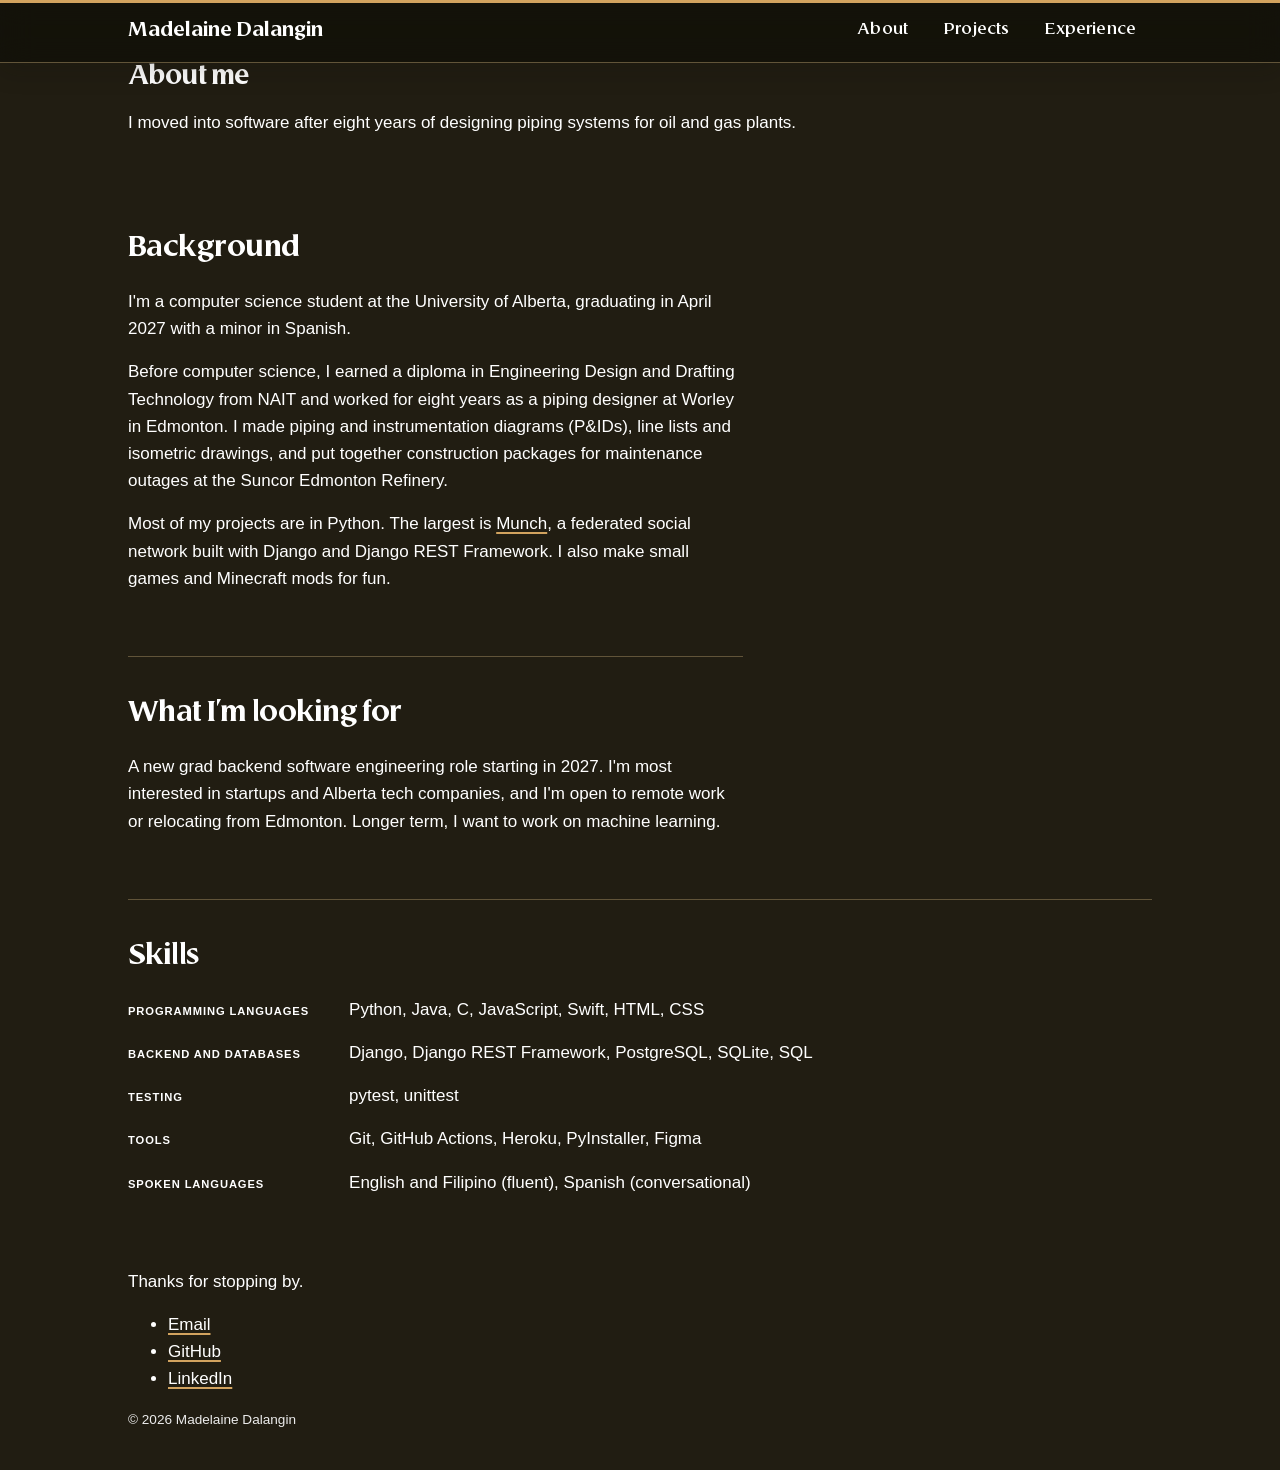
<file: about.html>
<!DOCTYPE html>
<html lang="en">

<head>
  <meta charset="utf-8">
  <meta name="viewport" content="width=device-width, initial-scale=1">
  <title>About | Madelaine Dalangin</title>
  <meta name="description"
    content="About Madelaine Dalangin: computer science student, former piping designer, looking for a new grad backend role in 2027.">
  <link rel="icon" href="favicon.svg" type="image/svg+xml">

  <!-- Fonts. Familjen Grotesk is the free fallback until ABC Oracle files are
       added. Departure Mono and ABC Oracle are self-hosted: see css/style.css, section 1. -->
  <link rel="preconnect" href="https://fonts.googleapis.com">
  <link rel="preconnect" href="https://fonts.gstatic.com" crossorigin>
  <link rel="stylesheet" href="https://fonts.googleapis.com/css2?family=Familjen+Grotesk:wght@400..700&display=swap">

  <link rel="stylesheet" href="css/style.css">
</head>

<body>
  <a class="skip-link" href="#main">Skip to main content</a>

  <!-- SHARED HEADER: identical on all four pages, except which link has aria-current="page".
       On the home page the name link is the current one. -->
  <header class="site-header">
    <nav class="site-nav" aria-label="Main">
      <a class="site-nav__brand" href="index.html">Madelaine Dalangin</a>
      <ul class="site-nav__list">
        <li><a class="site-nav__link" href="about.html" aria-current="page">About</a></li>
        <li><a class="site-nav__link" href="projects.html">Projects</a></li>
        <li><a class="site-nav__link" href="experience.html">Experience</a></li>
      </ul>
    </nav>
  </header>
  <!-- END SHARED HEADER -->

  <main id="main" class="container">

    <section class="page-intro" aria-labelledby="page-title">
      <h1 id="page-title">About me</h1>
      <p class="page-intro__lead">
        I moved into software after eight years of designing piping systems for
        oil and gas plants.
      </p>
    </section>

    <!-- TODO(M): this text is a starting draft. Rewrite it in your own words. -->
    <section class="section prose" aria-labelledby="background-title">
      <h2 id="background-title" class="section__title">Background</h2>
      <p>
        I'm a computer science student at the University of Alberta, graduating in
        April 2027 with a minor in Spanish.
      </p>
      <p>
        Before computer science, I earned a diploma in Engineering Design and
        Drafting Technology from NAIT and worked for eight years as a piping designer
        at Worley in Edmonton. I made piping and instrumentation diagrams (P&amp;IDs),
        line lists and isometric drawings, and put together construction packages for
        maintenance outages at the Suncor Edmonton Refinery.
        <!-- TODO(M): add a sentence about what that work taught you -->
      </p>
      <p>
        Most of my projects are in Python. The largest is
        <a href="projects.html">Munch</a>, a federated social network built with
        Django and Django REST Framework. I also make small games and Minecraft mods
        for fun.
      </p>
    </section>

    <section class="section prose" aria-labelledby="looking-title">
      <h2 id="looking-title" class="section__title">What I'm looking for</h2>
      <p>
        A new grad backend software engineering role starting in 2027. I'm most
        interested in startups and Alberta tech companies, and I'm open to remote
        work or relocating from Edmonton. Longer term, I want to work on machine
        learning.
      </p>
    </section>

    <!-- TODO(M): keep only skills you are comfortable talking about in an interview -->
    <section class="section" aria-labelledby="skills-title">
      <h2 id="skills-title" class="section__title">Skills</h2>
      <dl class="skill-list">
        <dt>Programming languages</dt>
        <dd>Python, Java, C, JavaScript, Swift, HTML, CSS</dd>

        <dt>Backend and databases</dt>
        <dd>Django, Django REST Framework, PostgreSQL, SQLite, SQL</dd>

        <dt>Testing</dt>
        <dd>pytest, unittest</dd>

        <dt>Tools</dt>
        <dd>Git, GitHub Actions, Heroku, PyInstaller, Figma</dd>

        <dt>Spoken languages</dt>
        <dd>English and Filipino (fluent), Spanish (conversational)</dd>
      </dl>
    </section>

  </main>

  <!-- SHARED FOOTER: identical on all four pages -->
  <footer class="site-footer container">
    <p class="site-footer__message">Thanks for stopping by.</p>
    <ul class="site-footer__links">
      <li><a href="mailto:madelainedalangin@protonmail.com">Email</a></li>
      <li><a href="https://github.com/madelainedalangin">GitHub</a></li>
      <!-- TODO(M): add your LinkedIn profile URL, then remove the comment markers around the next line -->
      <li><a href="https://www.linkedin.com/in/madelainedalangin">LinkedIn</a></li>
    </ul>
    <p class="site-footer__copyright">&copy; 2026 Madelaine Dalangin</p>
  </footer>
  <!-- END SHARED FOOTER -->
</body>

</html>
</file>
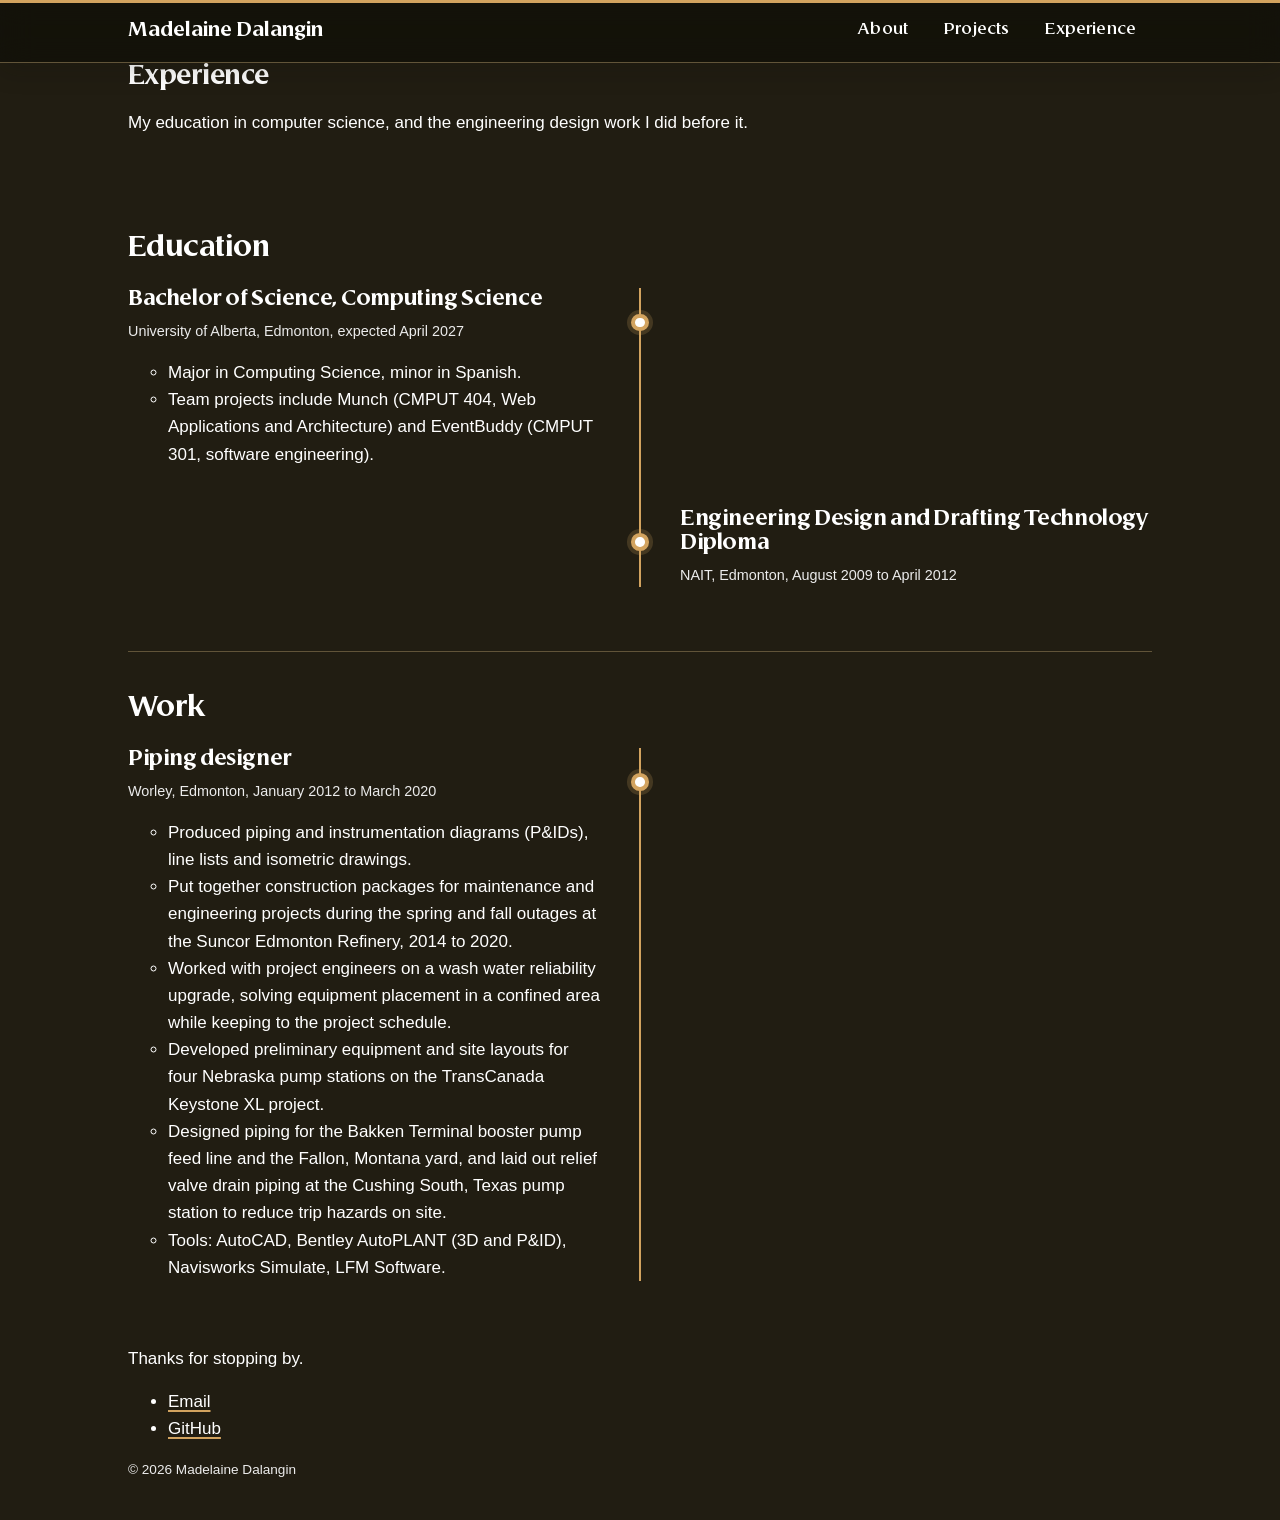
<file: experience.html>
<!DOCTYPE html>
<html lang="en">

<head>
  <meta charset="utf-8">
  <meta name="viewport" content="width=device-width, initial-scale=1">
  <title>Experience | Madelaine Dalangin</title>
  <meta name="description" content="Education and work experience of Madelaine Dalangin.">
  <link rel="icon" href="favicon.svg" type="image/svg+xml">

  <!-- Fonts. Familjen Grotesk is the free fallback until ABC Oracle files are
       added. Departure Mono and ABC Oracle are self-hosted: see css/style.css, section 1. -->
  <link rel="preconnect" href="https://fonts.googleapis.com">
  <link rel="preconnect" href="https://fonts.gstatic.com" crossorigin>
  <link rel="stylesheet" href="https://fonts.googleapis.com/css2?family=Familjen+Grotesk:wght@400..700&display=swap">

  <link rel="stylesheet" href="css/style.css">
</head>

<body>
  <a class="skip-link" href="#main">Skip to main content</a>

  <!-- SHARED HEADER: identical on all four pages, except which link has aria-current="page".
       On the home page the name link is the current one. -->
  <header class="site-header">
    <nav class="site-nav" aria-label="Main">
      <a class="site-nav__brand" href="index.html">Madelaine Dalangin</a>
      <ul class="site-nav__list">
        <li><a class="site-nav__link" href="about.html">About</a></li>
        <li><a class="site-nav__link" href="projects.html">Projects</a></li>
        <li><a class="site-nav__link" href="experience.html" aria-current="page">Experience</a></li>
      </ul>
    </nav>
  </header>
  <!-- END SHARED HEADER -->

  <main id="main" class="container">

    <section class="page-intro" aria-labelledby="page-title">
      <h1 id="page-title">Experience</h1>
      <p class="page-intro__lead">
        My education in computer science, and the engineering design work I did
        before it.
      </p>
    </section>

    <section class="section" aria-labelledby="education-title">
      <h2 id="education-title" class="section__title">Education</h2>
      <ol class="timeline">
        <li class="timeline__item">
          <h3 class="timeline__title">Bachelor of Science, Computing Science</h3>
          <p class="timeline__meta">University of Alberta, Edmonton, expected April 2027</p>
          <ul>
            <li>Major in Computing Science, minor in Spanish.</li>
            <li>Team projects include Munch (CMPUT 404, Web Applications and Architecture) and EventBuddy (CMPUT 301,
              software engineering).</li>
          </ul>
        </li>
        <li class="timeline__item">
          <h3 class="timeline__title">Engineering Design and Drafting Technology Diploma</h3>
          <p class="timeline__meta">NAIT, Edmonton, August 2009 to April 2012</p>
        </li>
      </ol>
    </section>

    <section class="section" aria-labelledby="work-title">
      <h2 id="work-title" class="section__title">Work</h2>
      <ol class="timeline">
        <li class="timeline__item">
          <h3 class="timeline__title">Piping designer</h3>
          <p class="timeline__meta">Worley, Edmonton, January 2012 to March 2020</p>
          <ul>
            <li>Produced piping and instrumentation diagrams (P&amp;IDs), line lists and isometric drawings.</li>
            <li>Put together construction packages for maintenance and engineering projects during the spring and fall
              outages at the Suncor Edmonton Refinery, 2014 to 2020.</li>
            <li>Worked with project engineers on a wash water reliability upgrade, solving equipment placement in a
              confined area while keeping to the project schedule.</li>
            <li>Developed preliminary equipment and site layouts for four Nebraska pump stations on the TransCanada
              Keystone XL project.</li>
            <li>Designed piping for the Bakken Terminal booster pump feed line and the Fallon, Montana yard, and laid
              out relief valve drain piping at the Cushing South, Texas pump station to reduce trip hazards on site.
            </li>
            <li>Tools: AutoCAD, Bentley AutoPLANT (3D and P&amp;ID), Navisworks Simulate, LFM Software.</li>
          </ul>
        </li>
      </ol>
    </section>

  </main>

  <!-- SHARED FOOTER: identical on all four pages -->
  <footer class="site-footer container">
    <p class="site-footer__message">Thanks for stopping by.</p>
    <ul class="site-footer__links">
      <li><a href="mailto:madelainedalangin@protonmail.com">Email</a></li>
      <li><a href="https://github.com/madelainedalangin">GitHub</a></li>
      <!-- TODO(M): add your LinkedIn profile URL, then remove the comment markers around the next line -->
      <!-- <li><a href="https://www.linkedin.com/in/YOUR-NAME">LinkedIn</a></li> -->
    </ul>
    <p class="site-footer__copyright">&copy; 2026 Madelaine Dalangin</p>
  </footer>
  <!-- END SHARED FOOTER -->
</body>

</html>
</file>
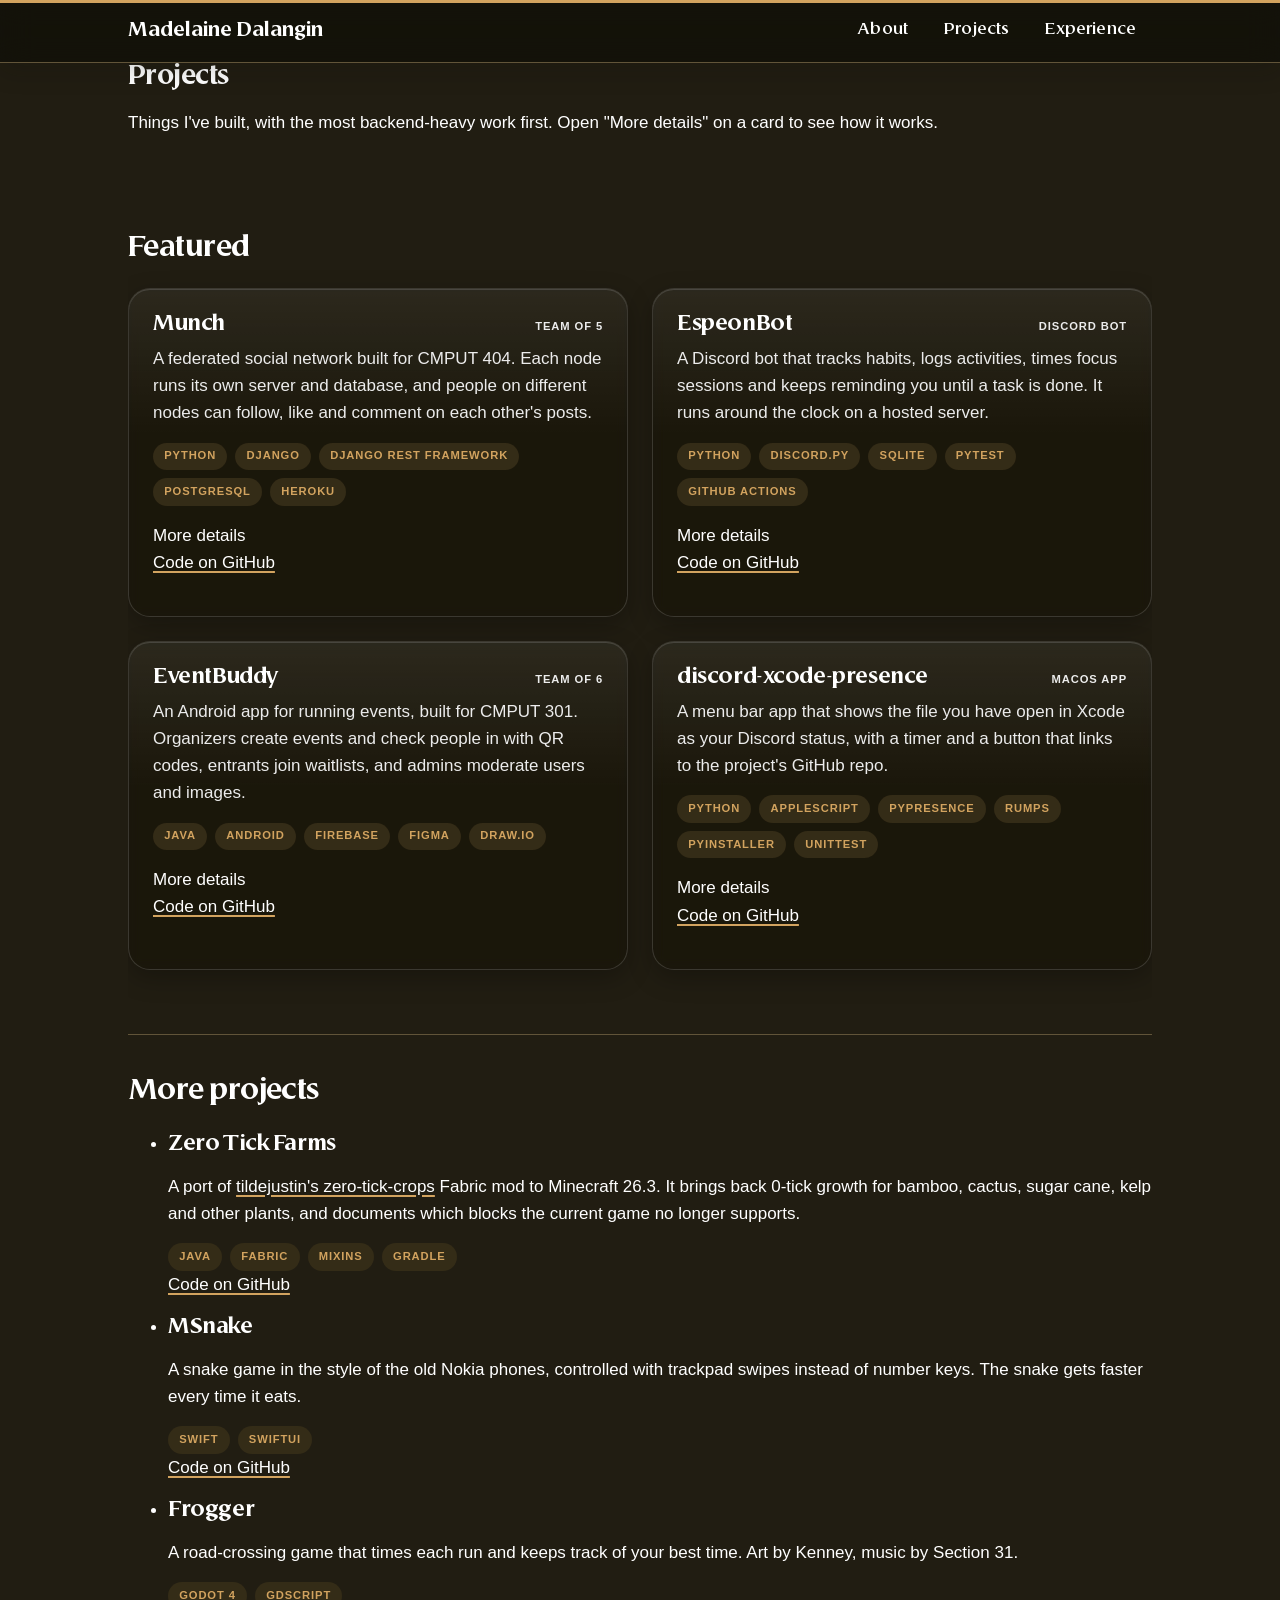
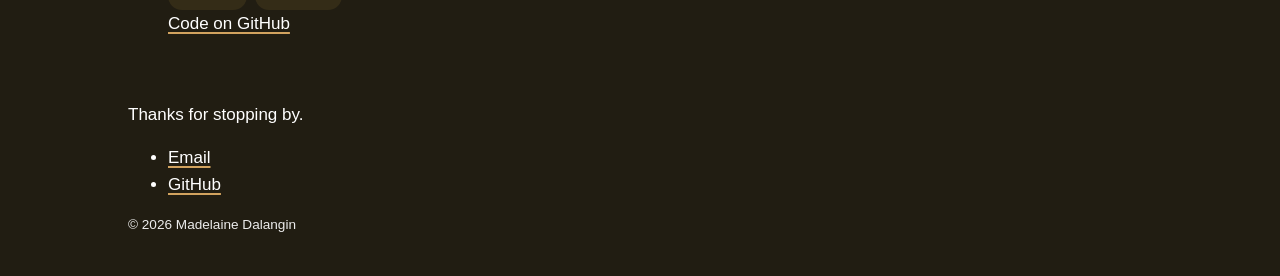
<file: projects.html>
<!DOCTYPE html>
<html lang="en">

<head>
  <meta charset="utf-8">
  <meta name="viewport" content="width=device-width, initial-scale=1">
  <title>Projects | Madelaine Dalangin</title>
  <meta name="description"
    content="Projects by Madelaine Dalangin: Munch, EspeonBot, EventBuddy, discord-xcode-presence and more.">
  <link rel="icon" href="favicon.svg" type="image/svg+xml">

  <!-- Fonts. Familjen Grotesk is the free fallback until ABC Oracle files are
       added. Departure Mono and ABC Oracle are self-hosted: see css/style.css, section 1. -->
  <link rel="preconnect" href="https://fonts.googleapis.com">
  <link rel="preconnect" href="https://fonts.gstatic.com" crossorigin>
  <link rel="stylesheet" href="https://fonts.googleapis.com/css2?family=Familjen+Grotesk:wght@400..700&display=swap">

  <link rel="stylesheet" href="css/style.css">
</head>

<body>
  <a class="skip-link" href="#main">Skip to main content</a>

  <!-- SHARED HEADER: identical on all four pages, except which link has aria-current="page".
       On the home page the name link is the current one. -->
  <header class="site-header">
    <nav class="site-nav" aria-label="Main">
      <a class="site-nav__brand" href="index.html">Madelaine Dalangin</a>
      <ul class="site-nav__list">
        <li><a class="site-nav__link" href="about.html">About</a></li>
        <li><a class="site-nav__link" href="projects.html" aria-current="page">Projects</a></li>
        <li><a class="site-nav__link" href="experience.html">Experience</a></li>
      </ul>
    </nav>
  </header>
  <!-- END SHARED HEADER -->

  <main id="main" class="container">

    <section class="page-intro" aria-labelledby="page-title">
      <h1 id="page-title">Projects</h1>
      <p class="page-intro__lead">
        Things I've built, with the most backend-heavy work first. Open
        "More details" on a card to see how it works.
      </p>
    </section>

    <!-- ================= FEATURED: glass cards, two per row at most ================= -->
    <section class="section" aria-labelledby="featured-title">
      <h2 id="featured-title" class="section__title">Featured</h2>

      <div class="card-grid">

        <!-- MUNCH. Same card as on index.html. If you edit one, edit both. -->
        <article class="panel card">
          <div class="card__header">
            <h3 class="card__title">Munch</h3>
            <p class="card__label">team of 5</p>
          </div>
          <p class="card__summary">
            A federated social network built for CMPUT 404. Each node runs its own
            server and database, and people on different nodes can follow, like and
            comment on each other's posts.
          </p>
          <ul class="tag-list" aria-label="Built with">
            <li class="tag">Python</li>
            <li class="tag">Django</li>
            <li class="tag">Django REST Framework</li>
            <li class="tag">PostgreSQL</li>
            <li class="tag">Heroku</li>
          </ul>
          <details class="card__details">
            <summary>More details</summary>
            <ul>
              <li>Nodes share posts, likes, comments and follow requests by sending them to each other's inbox
                endpoints.</li>
              <li>Nodes authenticate to each other with HTTP Basic Auth, and our node federated with other teams' nodes.
              </li>
              <li>Posts can be public, friends-only or unlisted, and visibility rules hold across nodes.</li>
              <li>113+ tests cover the user stories at the API and model level.</li>
              <li>My role: full-stack developer. I worked on the backend API and data models, and built the HTML and CSS
                pages that present the server's data.</li>
            </ul>
          </details>
          <p class="card__links">
            <a href="https://github.com/madelainedalangin/Munch">Code on GitHub<span class="visually-hidden">:
                Munch</span></a>
          </p>
        </article>

        <!-- ESPEONBOT -->
        <article class="panel card">
          <div class="card__header">
            <h3 class="card__title">EspeonBot</h3>
            <p class="card__label">Discord bot</p>
          </div>
          <p class="card__summary">
            A Discord bot that tracks habits, logs activities, times focus sessions
            and keeps reminding you until a task is done. It runs around the clock
            on a hosted server.
          </p>
          <ul class="tag-list" aria-label="Built with">
            <li class="tag">Python</li>
            <li class="tag">discord.py</li>
            <li class="tag">SQLite</li>
            <li class="tag">pytest</li>
            <li class="tag">GitHub Actions</li>
          </ul>
          <details class="card__details">
            <summary>More details</summary>
            <ul>
              <li>More than 20 commands, organized into cogs for tracking, logging, focus sessions and skips.</li>
              <li>A scheduled reminder loop that respects each user's preferred reminder hour, with snooze.</li>
              <li>Records are keyed on a composite user ID, so people in a shared server cannot overwrite each other's
                data.</li>
              <li>A duration parser that accepts combined units such as 1h30mi or 2w3d.</li>
              <li>Logs skipped activities and replies with a roast, with a separate set of roasts for skipped lectures.
              </li>
              <li>Tests for the database, commands and helpers run automatically with GitHub Actions.</li>
            </ul>
          </details>
          <p class="card__links">
            <!-- TODO(M): check this link matches your repo name -->
            <a href="https://github.com/madelainedalangin/EspeonBot">Code on GitHub<span class="visually-hidden">:
                EspeonBot</span></a>
          </p>
        </article>

        <!-- EVENTBUDDY -->
        <article class="panel card">
          <div class="card__header">
            <h3 class="card__title">EventBuddy</h3>
            <p class="card__label">team of 6</p>
          </div>
          <p class="card__summary">
            An Android app for running events, built for CMPUT 301. Organizers create
            events and check people in with QR codes, entrants join waitlists, and
            admins moderate users and images.
          </p>
          <ul class="tag-list" aria-label="Built with">
            <li class="tag">Java</li>
            <li class="tag">Android</li>
            <li class="tag">Firebase</li>
            <li class="tag">Figma</li>
            <li class="tag">draw.io</li>
          </ul>
          <details class="card__details">
            <summary>More details</summary>
            <ul>
              <li>Push notifications go through Firebase Cloud Messaging, sent by a small Node.js and Express service.
              </li>
              <li>QR code generation and scanning, plus a map with a marker for each person on an event's waitlist.</li>
              <li>Admin tools to browse and remove users, images, QR codes and facilities.</li>
              <li>Planned with UML class diagrams, CRC cards and UI prototypes. Unit tests run automatically with GitHub
                Actions.</li>
              <li>My role: Android developer. I designed the interface and system diagrams in Figma and draw.io,
                implemented model classes and UI components in Java, and wrote the project documentation and meeting
                notes.</li>
            </ul>
          </details>
          <p class="card__links">
            <!-- TODO(M): check that this repo is public, or remove the link -->
            <a href="https://github.com/CMPUT301F24trojan1/trojan1-eventbuddy">Code on GitHub<span
                class="visually-hidden">: EventBuddy</span></a>
          </p>
        </article>

        <!-- DISCORD-XCODE-PRESENCE -->
        <article class="panel card">
          <div class="card__header">
            <h3 class="card__title">discord-xcode-presence</h3>
            <p class="card__label">macOS app</p>
          </div>
          <p class="card__summary">
            A menu bar app that shows the file you have open in Xcode as your Discord
            status, with a timer and a button that links to the project's GitHub repo.
          </p>
          <ul class="tag-list" aria-label="Built with">
            <li class="tag">Python</li>
            <li class="tag">AppleScript</li>
            <li class="tag">pypresence</li>
            <li class="tag">rumps</li>
            <li class="tag">PyInstaller</li>
            <li class="tag">unittest</li>
          </ul>
          <details class="card__details">
            <summary>More details</summary>
            <ul>
              <li>Asks Xcode for the active source file every 5 seconds through AppleScript.</li>
              <li>Converts SSH git remotes into clean HTTPS links to meet Discord's rules for button links, so a token
                stored in the remote is never shown.</li>
              <li>Runs the presence loop on a background thread with automatic reconnection.</li>
              <li>unittest suites mock subprocess, IPC and network calls, and run in GitHub Actions.</li>
            </ul>
          </details>
          <p class="card__links">
            <a href="https://github.com/madelainedalangin/discord-xcode-presence">Code on GitHub<span
                class="visually-hidden">: discord-xcode-presence</span></a>
          </p>
        </article>

      </div>
    </section>

    <!-- ================= MORE PROJECTS: plain list, no cards ================= -->
    <section class="section" aria-labelledby="more-title">
      <h2 id="more-title" class="section__title">More projects</h2>

      <ul class="project-list">

        <li class="project-list__item">
          <h3 class="project-list__title">Zero Tick Farms</h3>
          <p class="project-list__summary">
            A port of <a href="https://github.com/tildejustin/zero-tick-crops">tildejustin's zero-tick-crops</a>
            Fabric mod to Minecraft 26.3. It brings back 0-tick growth for bamboo,
            cactus, sugar cane, kelp and other plants, and documents which blocks the
            current game no longer supports.
          </p>
          <ul class="tag-list" aria-label="Built with">
            <li class="tag">Java</li>
            <li class="tag">Fabric</li>
            <li class="tag">Mixins</li>
            <li class="tag">Gradle</li>
          </ul>
          <p class="project-list__links">
            <a href="https://github.com/madelainedalangin/zero-tick-farms">Code on GitHub<span class="visually-hidden">:
                Zero Tick Farms</span></a>
          </p>
        </li>

        <li class="project-list__item">
          <h3 class="project-list__title">MSnake</h3>
          <p class="project-list__summary">
            A snake game in the style of the old Nokia phones, controlled with
            trackpad swipes instead of number keys. The snake gets faster every time
            it eats.
          </p>
          <ul class="tag-list" aria-label="Built with">
            <li class="tag">Swift</li>
            <li class="tag">SwiftUI</li>
          </ul>
          <p class="project-list__links">
            <!-- TODO(M): check this link matches your repo name -->
            <a href="https://github.com/madelainedalangin/MSnake">Code on GitHub<span class="visually-hidden">:
                MSnake</span></a>
          </p>
        </li>

        <li class="project-list__item">
          <h3 class="project-list__title">Frogger</h3>
          <p class="project-list__summary">
            A road-crossing game that times each run and keeps track of your best
            time. Art by Kenney, music by Section 31.
          </p>
          <ul class="tag-list" aria-label="Built with">
            <li class="tag">Godot 4</li>
            <li class="tag">GDScript</li>
          </ul>
          <p class="project-list__links">
            <!-- TODO(M): check this link matches your repo name -->
            <a href="https://github.com/madelainedalangin/frogger">Code on GitHub<span class="visually-hidden">:
                Frogger</span></a>
          </p>
        </li>

        <!-- WikiBot (CMPUT 461) is left out on purpose. Add it after the course
             ends and you have checked the course policy on posting code. -->

      </ul>
    </section>

  </main>

  <!-- SHARED FOOTER: identical on all four pages -->
  <footer class="site-footer container">
    <p class="site-footer__message">Thanks for stopping by.</p>
    <ul class="site-footer__links">
      <li><a href="mailto:madelainedalangin@protonmail.com">Email</a></li>
      <li><a href="https://github.com/madelainedalangin">GitHub</a></li>
      <!-- TODO(M): add your LinkedIn profile URL, then remove the comment markers around the next line -->
      <!-- <li><a href="https://www.linkedin.com/in/YOUR-NAME">LinkedIn</a></li> -->
    </ul>
    <p class="site-footer__copyright">&copy; 2026 Madelaine Dalangin</p>
  </footer>
  <!-- END SHARED FOOTER -->
</body>

</html>
</file>
<file: css/style.css>
/* ==========================================================================
   style.css for madelainedalangin.com

   TABLE OF CONTENTS
   1. Design tokens
   2. Base
   3. Layout
   4. Glass panel
   5. Site header and navigation
   6. Buttons
   7. Background photo and hero (the typing line)
   8. Featured project cards
   9. Labels, tags and badges
   10. Small project cards
   11. About section
   12. Experience timeline
   13. Contact card and footer
   14. Accessibility helpers
   15. Fallbacks
   16. Motion
   ========================================================================== */


/* == 1. Design tokens == */

:root {
  --color-accent: #d2a35f;
  --color-accent-strong: #a5864e;
  --color-accent-tint: rgb(210 163 95 / 0.2);
  --color-on-accent: #211d12;
  --color-ink: #ffffff;
  --color-ink-soft: #ececec;
  --color-rule: #615439;
  --color-hover: rgb(236 236 236 / 0.1);
  --color-surface: rgb(15 14 9 / 0.45);
  --color-tag-fill: #342c17;
  --color-badge-fill: #403728;

  --color-page: #211d12;
  --photo-blur: 12px;

  --glass-fill: rgb(15 14 9 / 0.38);
  --glass-fill-solid: rgb(15 14 9 / 0.85);
  --glass-fill-hover: rgb(15 14 9 / 0.55);
  --header-fill: rgb(15 14 9 / 0.72);
  --glass-border: rgb(236 236 236 / 0.16);
  --glass-shine: rgb(255 255 255 / 0.08);
  --glass-shadow:
    inset 0 1px 0 rgb(255 255 255 / 0.14),
    0 8px 24px rgb(0 0 0 / 0.25);

  --button-fill: rgb(236 236 236 / 0.9);
  --button-fill-hover: #ffffff;
  --button-text: #211d12;

  --font-body: "Switzer", "Helvetica Neue", Helvetica, Arial, sans-serif;
  --font-display: "Mioya", Georgia, "Times New Roman", serif;
  --weight-regular: 400;
  --weight-medium: 500;
  --weight-strong: 700;

  --label-size: 0.7rem;
  --label-tracking: 0.08em;

  --space-1: 0.25rem;
  --space-2: 0.5rem;
  --space-3: 1rem;
  --space-4: 1.5rem;
  --space-5: 2.5rem;
  --space-6: 4rem;
  --space-7: 6rem;

  --radius-panel: 22px;
  --radius-pill: 999px;

  --content-width: 64rem;
  --prose-width: 65ch;

  --header-height: 3.95rem;

  --ease-out: cubic-bezier(0.2, 0.7, 0.2, 1);
  --type-speed: 85ms;
  --type-start: 300ms;
  --type-length: 22;
  --hero-peek: 9rem;
}

/* Starting values only: js/reveal.js replaces --header-height with the header's real height. */
@media (max-width: 52rem) {
  :root {
    --header-height: 6.8rem;
  }
}

@media (max-width: 22rem) {
  :root {
    --header-height: 9.5rem;
  }
}


/* == 2. Base == */

/* Mioya by Sora Sagano (dot colon), SIL Open Font License.
   MioyaVF.ttf is the variable version: one file that covers every weight from 300 to 900. */
@font-face {
  font-family: "Mioya";
  src: url("../fonts/MioyaVF.ttf") format("truetype");
  font-weight: 300 900;
  font-style: normal;
  font-display: swap;
}

*,
*::before,
*::after {
  box-sizing: border-box;
}

html {
  scroll-padding-top: calc(var(--header-height) + 1.25rem);
}

body {
  margin: 0;
  min-height: 100vh;
  font-family: var(--font-body);
  font-size: 1.0625rem;
  font-weight: var(--weight-regular);
  line-height: 1.6;
  color: var(--color-ink);

  background-color: var(--color-page);
}

main {
  overflow-x: clip;
}

h1,
h2,
h3,
h4 {
  margin: 0 0 var(--space-3);
  font-family: var(--font-display);
  font-weight: var(--weight-strong);
  line-height: 1.15;
  letter-spacing: -0.02em;
}

h2 {
  font-size: 1.75rem;
}

h3 {
  font-size: 1.3rem;
}

h4 {
  font-size: 1.1rem;
}

p,
ul,
ol,
dl {
  margin: 0 0 var(--space-3);
}

a {
  color: var(--color-ink);
  text-decoration-color: var(--color-accent);
  text-decoration-thickness: 2px;
  text-underline-offset: 3px;
}

a:hover {
  color: var(--color-accent);
}

:focus-visible {
  outline: 3px solid var(--color-accent);
  outline-offset: 3px;
}


/* == 3. Layout == */

.container {
  width: min(100% - 2 * var(--space-3), var(--content-width));
  margin-inline: auto;
}

.section {
  margin-top: var(--space-7);
}

.container > .section:first-child {
  margin-top: var(--space-5);
}

.section + .section {
  margin-top: var(--space-6);
  padding-top: var(--space-5);
  border-top: 1px solid var(--color-rule);
}

.section__title {
  margin-bottom: var(--space-4);
}

.section__intro {
  max-width: 40rem;
  margin: 0 auto var(--space-6);
  text-align: center;
  color: var(--color-ink);
}

.section__intro .section__title {
  margin-bottom: var(--space-2);
  color: var(--color-ink);
}

.subsection__title {
  margin: var(--space-5) 0 var(--space-3);
}


/* == 4. Glass panel == */

.panel {
  position: relative;
  isolation: isolate;
  overflow: hidden;
  background: var(--glass-fill);
  -webkit-backdrop-filter: blur(6px) saturate(150%);
  backdrop-filter: blur(6px) saturate(150%);
  border: 1px solid var(--glass-border);
  border-radius: var(--radius-panel);
  box-shadow: var(--glass-shadow);
}

.panel::before {
  content: "";
  position: absolute;
  inset: 0 0 55% 0;
  z-index: -1;
  background: linear-gradient(to bottom, var(--glass-shine), transparent);
  pointer-events: none;
}


/* == 5. Site header and navigation == */

.site-header {
  position: sticky;
  top: 0;
  z-index: 10;
  background: var(--header-fill);
  -webkit-backdrop-filter: blur(16px) saturate(160%);
  backdrop-filter: blur(16px) saturate(160%);
  border-bottom: 1px solid var(--color-rule);
  box-shadow: 0 8px 24px rgb(15 14 9 / 0.2);
}

.site-nav {
  display: flex;
  flex-wrap: wrap;
  align-items: center;
  justify-content: space-between;
  gap: var(--space-1) var(--space-3);
  width: min(100% - 2 * var(--space-3), var(--content-width));
  margin-inline: auto;
  padding-block: var(--space-2);
}

.site-nav__brand {
  padding: var(--space-2) 0;
  color: var(--color-ink);
  font-family: var(--font-display);
  font-size: 1.1875rem;
  font-weight: var(--weight-strong);
  text-decoration: none;
}

.site-nav__brand:hover {
  color: var(--color-accent);
}

.site-nav__list {
  display: flex;
  flex-wrap: wrap;
  gap: var(--space-1);
  margin: 0 0 0 auto;
  padding: 0;
  list-style: none;
}

.site-nav__link {
  --link-pad: 0.55rem;
  position: relative;
  display: block;
  padding: var(--space-2) var(--link-pad);
  border-radius: var(--radius-pill);
  color: var(--color-ink);
  font-family: var(--font-display);
  font-size: 0.95rem;
  font-weight: var(--weight-medium);
  letter-spacing: 0.01em;
  text-decoration: none;
}

.site-nav__link:hover {
  background: var(--color-hover);
  color: var(--color-ink);
}

.site-nav__link[aria-current="true"] {
  color: var(--color-accent);
}

.site-nav__link[aria-current="true"]::after {
  content: "";
  position: absolute;
  right: var(--link-pad);
  bottom: 0.25rem;
  left: var(--link-pad);
  height: 2px;
  border-radius: 1px;
  background: currentColor;
}

@media (min-width: 30rem) {
  .site-nav__link {
    --link-pad: var(--space-3);
    font-size: 1rem;
  }
}

/* GitHub, LinkedIn and email icons.
   Each PNG is a solid circle with a see-through symbol, so it is used as a mask:
   the circle takes the link's text color (white, gold on hover). */
.site-nav__social {
  display: flex;
  align-items: center;
  gap: var(--space-1);
  margin: 0;
  padding: 0;
  list-style: none;
}

.site-nav__icon {
  display: block;
  padding: 0.25rem;
  border-radius: 50%;
  color: var(--color-ink);
}

.site-nav__icon:hover {
  color: var(--color-accent);
}

.site-nav__icon-shape {
  display: block;
  width: 2rem;
  height: 2rem;
  background: currentColor;
  -webkit-mask: var(--icon) center / contain no-repeat;
  mask: var(--icon) center / contain no-repeat;
}

.site-nav__icon--github {
  --icon: url("../images/github.png");
}

.site-nav__icon--linkedin {
  --icon: url("../images/linkedin.png");
}

.site-nav__icon--email {
  --icon: url("../images/email.png");
}

/* Narrow screens: name and icons on the first row, section links centered on the second */
@media (max-width: 52rem) {
  .site-nav__social {
    order: 1;
  }

  .site-nav__list {
    order: 2;
    flex-basis: 100%;
    justify-content: center;
    margin-left: 0;
  }
}

/* Very narrow screens: the icons no longer fit beside the name, so center every row */
@media (max-width: 22rem) {
  .site-nav {
    justify-content: center;
  }
}


/* == 6. Buttons == */

.button {
  display: inline-flex;
  align-items: center;
  justify-content: center;
  gap: 0.45rem;
  min-height: 2.5rem;
  padding: 0 1.25rem;
  border: 1px solid transparent;
  border-radius: var(--radius-pill);
  font-family: inherit;
  font-size: 1rem;
  font-weight: var(--weight-strong);
  line-height: 1.2;
  text-decoration: none;
  cursor: pointer;
}

.button--primary {
  background: var(--color-accent);
  border-color: var(--color-accent-strong);
  box-shadow: inset 0 1px 0 rgb(255 255 255 / 0.6);
  color: var(--color-on-accent);
}

.button--primary:hover {
  background: var(--color-accent-strong);
  color: var(--color-on-accent);
}

.button--glass {
  background: var(--button-fill);
  -webkit-backdrop-filter: blur(6px) saturate(150%);
  backdrop-filter: blur(6px) saturate(150%);
  border-color: rgb(255 255 255 / 0.6);
  box-shadow: inset 0 1px 0 #fff, 0 6px 18px rgb(0 0 0 / 0.25);
  color: var(--button-text);
}

.button--glass:hover {
  background: var(--button-fill-hover);
  color: var(--button-text);
}

.button--icon {
  width: 2.5rem;
  padding: 0;
}

.button--icon img {
  display: block;
  width: auto;
  height: 1.3rem;
}

.button__icon {
  flex-shrink: 0;
}


/* == 7. Background photo and hero (the typing line) == */

.hero {
  position: relative;
  display: grid;
  place-items: center;
  align-content: center;
  gap: var(--space-4);
  min-height: calc(100vh - var(--header-height) - var(--hero-peek));
  min-height: calc(100svh - var(--header-height) - var(--hero-peek));
  padding: var(--space-5) var(--space-3);
  text-align: center;
}

.hero__subtitle {
  max-width: 60ch;
  margin: 0;
  color: #fff;
  font-size: clamp(0.95rem, 1.3vw, 1.1rem);
  line-height: 1.4;
  text-shadow:
    0 0 1px rgb(15 14 9 / 0.9),
    0 0 3px rgb(15 14 9 / 0.9),
    0 1px 12px rgb(0 0 0 / 0.6);
}

.hero__actions {
  display: flex;
  flex-wrap: wrap;
  justify-content: center;
  gap: var(--space-3);
}

.hero__photo {
  position: absolute;
  inset: calc(-1 * var(--header-height)) 0 0 0;
  z-index: -1;
  background:
    linear-gradient(rgb(15 14 9 / 0.25), rgb(15 14 9 / 0.45)),
    url("../images/IMG_5023.jpg") center / cover no-repeat;
}

.typing {
  margin: 0;
  color: #fff;
  font-size: clamp(2rem, 6.5vw, 6.5rem);
  line-height: 1.1;
  letter-spacing: -0.03em;
  text-shadow: 0 2px 24px rgb(0 0 0 / 0.35);
}

.typing__text::after {
  content: "";
  display: none;
  width: 0.06em;
  height: 0.85em;
  margin-left: 0.06em;
  background: var(--color-accent);
  vertical-align: -0.05em;
}


/* == 8. Featured project cards == */

.card-grid {
  display: grid;
  grid-template-columns: repeat(auto-fit, minmax(min(100%, 24rem), 1fr));
  gap: var(--space-4);
}

.card-grid--three {
  grid-template-columns: repeat(auto-fit, minmax(min(100%, 16rem), 1fr));
}

.card-grid--locked {
  align-items: start;
}

.card {
  display: flex;
  flex-direction: column;
  padding: var(--space-4);
}

.card__header {
  display: flex;
  flex-wrap: wrap;
  justify-content: space-between;
  align-items: baseline;
  gap: var(--space-2);
  margin-bottom: var(--space-2);
}

.card__title {
  margin: 0;
}

.card__summary {
  color: var(--color-ink-soft);
}

.card__details {
  margin-top: var(--space-3);
}

.card__details summary,
.about-more > summary {
  cursor: pointer;
  list-style: none;
}

.card__details summary::-webkit-details-marker,
.about-more > summary::-webkit-details-marker {
  display: none;
}

.card__details summary::after,
.about-more > summary::after {
  content: "";
  width: 0.8em;
  height: 0.8em;
  background: currentColor;
  -webkit-mask: var(--chevron) center / contain no-repeat;
  mask: var(--chevron) center / contain no-repeat;
  --chevron: url("data:image/svg+xml,%3Csvg xmlns='http://www.w3.org/2000/svg' viewBox='0 0 24 24' fill='none' stroke='black' stroke-width='2.5' stroke-linecap='round' stroke-linejoin='round'%3E%3Cpath d='M6 9l6 6 6-6'/%3E%3C/svg%3E");
}

.card__details[open] summary::after,
.about-more[open] > summary::after {
  transform: rotate(180deg);
}

.card__details .when-open,
.card__details[open] .when-closed,
.about-more > summary .when-open,
.about-more[open] > summary .when-closed {
  display: none;
}

.card__details[open] .when-open,
.about-more[open] > summary .when-open {
  display: inline;
}

.card__details ul {
  margin: var(--space-3) 0 0;
  padding-left: 1.2rem;
  color: var(--color-ink-soft);
}

.card__details li + li {
  margin-top: var(--space-1);
}

.card__footer {
  display: grid;
  grid-template-columns: 1fr auto;
  align-items: start;
  margin-top: auto;
  padding-top: var(--space-4);
}

.card__footer > .card__details {
  grid-row: 1;
  grid-column: 1 / -1;
  margin: 0;
}

.card__footer > .button--icon {
  grid-row: 1;
  grid-column: 2;
}


/* == 9. Labels, tags and badges == */

.tag,
.card__label,
.skill-list dt,
.contact-list dt,
.eyebrow {
  font-size: var(--label-size);
  font-weight: var(--weight-strong);
  letter-spacing: var(--label-tracking);
  text-transform: uppercase;
}

.card__label {
  margin: 0;
  color: var(--color-ink-soft);
}

.tag-list {
  display: flex;
  flex-wrap: wrap;
  gap: var(--space-2);
  margin: 0;
  padding: 0;
  list-style: none;
}

.tag {
  padding: 0.3rem 0.7rem;
  border-radius: var(--radius-pill);
  background: var(--color-tag-fill);
  color: var(--color-accent);
}

.badge {
  flex-shrink: 0;
  margin: 0;
  padding: 0.25rem 0.75rem;
  border-radius: var(--radius-pill);
  background: var(--color-badge-fill);
  font-size: 0.75rem;
  font-weight: var(--weight-strong);
}


/* == 10. Small project cards == */

.card__banner {
  position: relative;
  overflow: hidden;
  display: grid;
  place-items: center;
  aspect-ratio: 3 / 2;
  margin-bottom: var(--space-3);
  border-radius: calc(var(--radius-panel) - 8px);
  background: linear-gradient(160deg, rgb(210 163 95 / 0.38), rgb(210 163 95 / 0.08));
  box-shadow: inset 0 1px 0 rgb(255 255 255 / 0.25);
  color: rgb(255 255 255 / 0.6);
  font-size: 2.5rem;
  font-weight: var(--weight-strong);
  letter-spacing: -0.02em;
}

.card__banner--natural {
  aspect-ratio: auto;
}

.card__banner-image {
  position: absolute;
  inset: 0;
  width: 100%;
  height: 100%;
  object-fit: cover;
}

.card__banner--natural .card__banner-image {
  position: static;
  height: auto;
}

.card__banner + .card__title {
  margin-bottom: var(--space-2);
}


/* == 11. About section == */

.prose {
  max-width: var(--prose-width);
}

.about-block {
  display: grid;
  gap: var(--space-3) var(--space-5);
  align-items: center;
  max-width: calc(18rem + var(--space-5) + var(--prose-width));
  margin-bottom: var(--space-6);
}

.about-block__photo {
  display: block;
  width: 100%;
  max-width: 20rem;
  height: auto;
  aspect-ratio: 4 / 3;
  object-fit: cover;
  border: 1px solid var(--glass-border);
  border-radius: var(--radius-panel);
  box-shadow: var(--glass-shadow);
}

.about-more {
  margin-top: calc(var(--space-4) - var(--space-6));
}

.about-more[open] > summary {
  margin-bottom: var(--space-6);
}

.about-block__photo--cover {
  width: 10rem;
  aspect-ratio: auto;
  border-radius: 6px;
}

.about-block__text {
  max-width: var(--prose-width);
}

.about-block__text > :last-child {
  margin-bottom: 0;
}

@media (min-width: 48rem) {
  .about-block {
    grid-template-columns: 18rem minmax(0, 1fr);
  }

  .about-block:nth-of-type(even) {
    grid-template-columns: minmax(0, 1fr) 18rem;
  }

  .about-block:nth-of-type(even) .about-block__photo {
    grid-column: 2;
    grid-row: 1;
  }

  .about-block__photo--cover {
    justify-self: center;
  }
}

.skill-list {
  display: grid;
  gap: var(--space-2) var(--space-5);
}

.skill-list dt {
  color: var(--color-ink);
}

.skill-list dd {
  margin: 0 0 var(--space-2);
}

@media (min-width: 40rem) {
  .skill-list {
    grid-template-columns: max-content 1fr;
    align-items: baseline;
  }
}


/* == 12. Experience timeline == */

.timeline {
  --line-x: 0.6rem;
  --card-gap: 2.5rem;
  --dot-size: 1.1rem;
  position: relative;
  margin: 0;
  padding: 0 0 0 var(--card-gap);
  list-style: none;
}

.timeline::before {
  content: "";
  position: absolute;
  top: 0;
  bottom: 0;
  left: var(--line-x);
  width: 2px;
  margin-left: -1px;
  background: var(--color-accent);
  transform-origin: top;
}

.timeline__item {
  position: relative;
  margin-bottom: var(--space-5);
}

.timeline__item:last-child {
  margin-bottom: 0;
}

.timeline__item::before {
  content: "";
  position: absolute;
  top: 1.6rem;
  left: calc(var(--line-x) - var(--card-gap) - var(--dot-size) / 2);
  width: var(--dot-size);
  height: var(--dot-size);
  border: 4px solid var(--color-accent);
  border-radius: 50%;
  background: #fff;
  box-shadow: 0 0 0 4px var(--color-accent-tint);
}

.timeline__card {
  padding: var(--space-4);
}

.timeline__header {
  display: flex;
  flex-wrap: wrap;
  justify-content: space-between;
  align-items: baseline;
  gap: var(--space-2);
}

.timeline__title {
  margin: 0;
}

.timeline__meta {
  display: flex;
  flex-wrap: wrap;
  gap: var(--space-1) var(--space-4);
  margin: var(--space-2) 0 var(--space-3);
  font-size: 0.9rem;
  color: var(--color-ink-soft);
}

.timeline__card > :last-child {
  margin-bottom: 0;
}

.timeline__date,
.timeline__place {
  display: inline-flex;
  align-items: center;
  gap: 0.35em;
}

.timeline__date::before,
.timeline__place::before {
  content: "";
  width: 1em;
  height: 1em;
  background: currentColor;
  -webkit-mask: var(--icon) center / contain no-repeat;
  mask: var(--icon) center / contain no-repeat;
}

.timeline__date {
  --icon: url("data:image/svg+xml,%3Csvg xmlns='http://www.w3.org/2000/svg' viewBox='0 0 24 24' fill='none' stroke='black' stroke-width='2' stroke-linecap='round' stroke-linejoin='round'%3E%3Crect x='4' y='5' width='16' height='16' rx='2'/%3E%3Cpath d='M16 3v4M8 3v4M4 11h16'/%3E%3C/svg%3E");
}

.timeline__place {
  --icon: url("data:image/svg+xml,%3Csvg xmlns='http://www.w3.org/2000/svg' viewBox='0 0 24 24' fill='none' stroke='black' stroke-width='2' stroke-linecap='round' stroke-linejoin='round'%3E%3Cpath d='M12 21s-6-5.3-6-10a6 6 0 0 1 12 0c0 4.7-6 10-6 10z'/%3E%3Ccircle cx='12' cy='11' r='2'/%3E%3C/svg%3E");
}

.timeline__summary {
  color: var(--color-ink-soft);
}

@media (min-width: 48rem) {
  .timeline {
    --line-x: 50%;
    padding-left: 0;
  }

  .timeline__item {
    width: calc(50% - var(--card-gap));
  }

  .timeline__item:nth-child(odd)::before {
    left: auto;
    right: calc(-1 * var(--card-gap) - var(--dot-size) / 2);
  }

  .timeline__item:nth-child(even) {
    margin-left: auto;
  }

  .timeline__item:nth-child(even)::before {
    left: calc(-1 * var(--card-gap) - var(--dot-size) / 2);
  }
}


/* == 13. Contact card and footer == */

.eyebrow {
  margin: 0 0 var(--space-2);
  color: var(--color-ink-soft);
}

.contact-card {
  max-width: 46rem;
  padding: var(--space-5);
  border: 1px solid var(--color-rule);
  border-radius: var(--radius-panel);
  background: var(--color-surface);
}

.contact-card__intro {
  margin-bottom: var(--space-4);
}

.contact-list {
  margin: 0;
}

.contact-list__row {
  display: grid;
  grid-template-columns: 8rem 1fr;
  align-items: baseline;
  gap: var(--space-1) var(--space-3);
  padding: var(--space-3) 0;
  border-top: 1px solid var(--color-rule);
}

.contact-list__row:last-child {
  border-bottom: 1px solid var(--color-rule);
}

.contact-list dd {
  margin: 0;
  overflow-wrap: anywhere;
}

.contact-list a {
  text-decoration-color: transparent;
}

.contact-list a:hover {
  text-decoration-color: var(--color-accent);
}

@media (max-width: 30rem) {
  .contact-card {
    padding: var(--space-4);
  }

  .contact-list__row {
    grid-template-columns: 1fr;
  }
}

.contact-list__actions {
  display: flex;
  flex-wrap: wrap;
  gap: var(--space-2);
}

.site-footer {
  margin-top: var(--space-6);
  margin-bottom: var(--space-5);
}

.site-footer__copyright {
  margin: 0;
  font-size: 0.85rem;
  color: var(--color-ink-soft);
}


/* == 14. Accessibility helpers == */

.visually-hidden {
  position: absolute;
  width: 1px;
  height: 1px;
  margin: -1px;
  padding: 0;
  overflow: hidden;
  clip: rect(0 0 0 0);
  white-space: nowrap;
  border: 0;
}

.skip-link {
  position: absolute;
  top: var(--space-2);
  left: var(--space-2);
  z-index: 20;
  padding: var(--space-2) var(--space-3);
  border-radius: var(--radius-pill);
  background: var(--color-accent);
  color: var(--color-on-accent);
  transform: translateY(-200%);
}

.skip-link:focus {
  transform: translateY(0);
}


/* == 15. Fallbacks == */

@supports not ((backdrop-filter: blur(1px)) or (-webkit-backdrop-filter: blur(1px))) {
  .panel,
  .button--glass,
  .site-header {
    background: var(--glass-fill-solid);
  }
}


/* == 16. Motion == */

@keyframes type-hide {
  from,
  to {
    display: none;
  }
}

@keyframes blink {
  50% {
    opacity: 0;
  }
}

@keyframes details-in {
  from {
    opacity: 0;
    transform: translateY(-6px);
  }
}

@keyframes fade-up {
  from {
    opacity: 0;
    transform: translateY(2rem);
  }
}

@keyframes draw-line {
  from {
    transform: scaleY(0);
  }
  to {
    transform: scaleY(1);
  }
}

@keyframes dot-pop {
  from {
    transform: scale(0);
  }
  to {
    transform: scale(1);
  }
}

@keyframes fill-bar {
  from {
    transform: scaleX(0);
  }
  to {
    transform: scaleX(1);
  }
}

@media (prefers-reduced-motion: no-preference) {
  html {
    scroll-behavior: smooth;
  }

  .typing__char {
    animation: type-hide 1ms linear backwards;
    animation-delay: calc(var(--type-start) + var(--i) * var(--type-speed));
  }

  .hero__subtitle {
    animation: fade-up 0.9s ease-out both;
    animation-delay: calc(var(--type-start) + var(--type-length) * var(--type-speed));
  }

  .hero__actions {
    animation: fade-up 0.9s ease-out both;
    animation-delay: calc(var(--type-start) + var(--type-length) * var(--type-speed) + 0.15s);
  }

  .typing__text::after {
    display: inline-block;
    animation: blink 1.1s steps(1) infinite;
  }

  .js .reveal:not(.is-visible) {
    opacity: 0;
  }

  .reveal.is-visible {
    animation: fade-up 0.9s ease-out both;
  }

  .card-grid > .card:nth-child(even).is-visible,
  .about-block:nth-of-type(odd) > .about-block__text.is-visible,
  .about-block:nth-of-type(even) > .about-block__photo.is-visible {
    animation-delay: 0.12s;
  }

  .card-grid--three > .card:nth-child(3n).is-visible {
    animation-delay: 0.24s;
  }

  .js .timeline:not(.is-visible)::before {
    transform: scaleY(0);
  }

  .timeline.is-visible::before {
    animation: draw-line 1.4s var(--ease-out) both;
  }

  .js .timeline__item:not(.is-visible)::before {
    transform: scale(0);
  }

  .timeline__item.is-visible::before {
    animation: dot-pop 0.6s var(--ease-out) 0.2s both;
  }

  .js .hero__photo {
    position: fixed;
    inset: calc(-2 * var(--photo-blur));
    filter: blur(calc(var(--photo-progress, 0) * var(--photo-blur)));
    opacity: calc(1 - var(--photo-progress, 0));
  }

  @supports (animation-timeline: scroll()) {
    .site-header::before {
      content: "";
      position: absolute;
      inset: 0 0 auto 0;
      height: 3px;
      background: var(--color-accent);
      transform-origin: left;
      animation: fill-bar linear both;
      animation-timeline: scroll(root);
    }
  }

  .card__details[open] > ul {
    animation: details-in 0.3s var(--ease-out);
  }

  .card__details summary::after,
  .about-more > summary::after {
    transition: transform 0.2s ease;
  }

  .button,
  .site-nav__link {
    transition: transform 0.12s ease, background-color 0.12s ease;
  }

  .button:hover {
    transform: translateY(-1px);
  }

  .button:active {
    transform: scale(0.94);
  }

  a {
    transition: text-underline-offset 0.15s ease, color 0.15s ease;
  }

  a:hover {
    text-underline-offset: 5px;
  }
}
</file>
